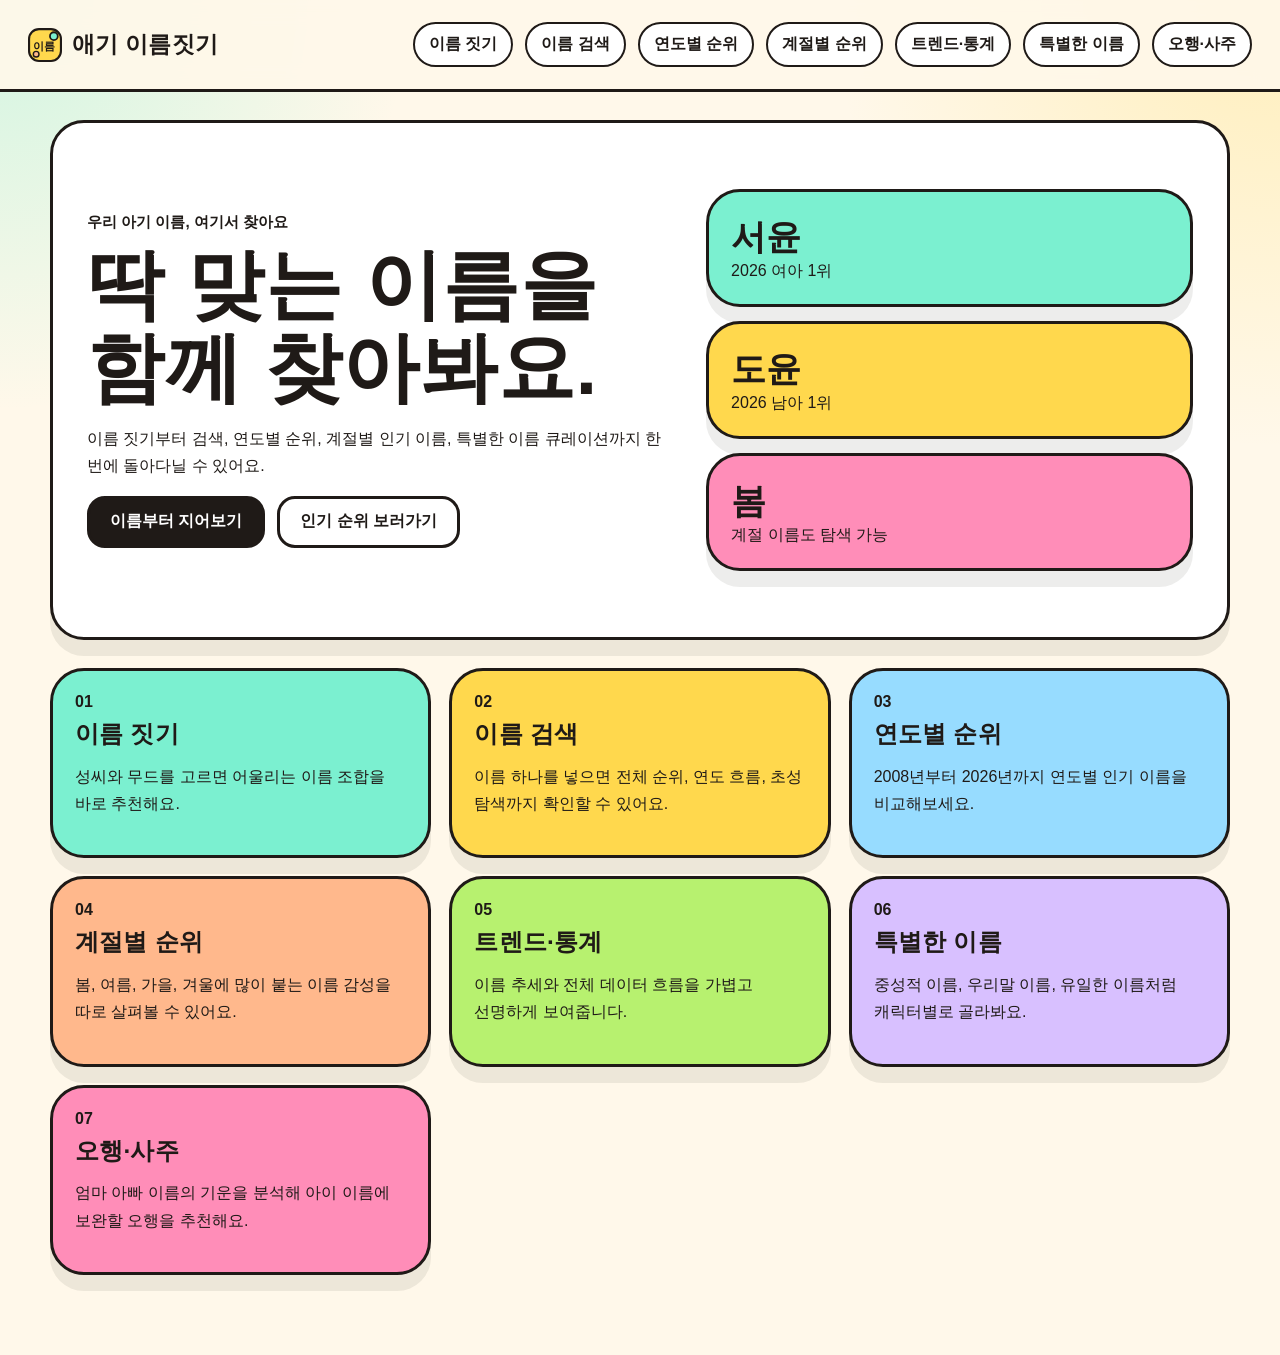
<file: index.html>
<!DOCTYPE html>
<html lang="ko">
<head>
  <meta charset="UTF-8" />
  <meta name="viewport" content="width=device-width, initial-scale=1.0" />
  <title>애기 이름짓기 | 이름 놀이터</title>
  <meta name="description" content="애기 이름짓기 - 이름 짓기부터 검색, 연도별 순위, 계절별 인기 이름, 트렌드·통계, 특별한 이름까지 한 번에 탐색해보세요." />
  <link rel="icon" href="./logo.svg" type="image/svg+xml" />
  <link rel="stylesheet" href="./styles.css" />
</head>
<body data-page="home">
  <header class="site-header">
    <a class="brand" href="./index.html"><img src="./logo.svg" width="34" height="34" alt="">애기 이름짓기</a>
    <nav class="site-nav">
      <a href="./generator.html">이름 짓기</a>
      <a href="./search.html">이름 검색</a>
      <a href="./ranking.html">연도별 순위</a>
      <a href="./seasonal.html">계절별 순위</a>
      <a href="./insights.html">트렌드·통계</a>
      <a href="./special.html">특별한 이름</a>
      <a href="./saju.html">오행·사주</a>
    </nav>
  </header>

  <main class="page">
    <section class="hero hero-home">
      <div class="hero-copy">
        <p class="hero-kicker">우리 아기 이름, 여기서 찾아요</p>
        <h1>딱 맞는 이름을<br />함께 찾아봐요.</h1>
        <p class="hero-text">
          이름 짓기부터 검색, 연도별 순위, 계절별 인기 이름, 특별한 이름 큐레이션까지 한 번에 돌아다닐 수 있어요.
        </p>
        <div class="hero-actions">
          <a class="button button-dark" href="./generator.html">이름부터 지어보기</a>
          <a class="button button-light" href="./ranking.html">인기 순위 보러가기</a>
        </div>
      </div>
      <div class="hero-badge-stack">
        <article class="floating-card mint">
          <strong>서윤</strong>
          <span>2026 여아 1위</span>
        </article>
        <article class="floating-card yellow">
          <strong>도윤</strong>
          <span>2026 남아 1위</span>
        </article>
        <article class="floating-card pink">
          <strong>봄</strong>
          <span>계절 이름도 탐색 가능</span>
        </article>
      </div>
    </section>

    <section class="menu-grid">
      <a class="menu-card mint" href="./generator.html">
        <span>01</span>
        <h2>이름 짓기</h2>
        <p>성씨와 무드를 고르면 어울리는 이름 조합을 바로 추천해요.</p>
      </a>
      <a class="menu-card yellow" href="./search.html">
        <span>02</span>
        <h2>이름 검색</h2>
        <p>이름 하나를 넣으면 전체 순위, 연도 흐름, 초성 탐색까지 확인할 수 있어요.</p>
      </a>
      <a class="menu-card sky" href="./ranking.html">
        <span>03</span>
        <h2>연도별 순위</h2>
        <p>2008년부터 2026년까지 연도별 인기 이름을 비교해보세요.</p>
      </a>
      <a class="menu-card peach" href="./seasonal.html">
        <span>04</span>
        <h2>계절별 순위</h2>
        <p>봄, 여름, 가을, 겨울에 많이 붙는 이름 감성을 따로 살펴볼 수 있어요.</p>
      </a>
      <a class="menu-card lime" href="./insights.html">
        <span>05</span>
        <h2>트렌드·통계</h2>
        <p>이름 추세와 전체 데이터 흐름을 가볍고 선명하게 보여줍니다.</p>
      </a>
      <a class="menu-card lavender" href="./special.html">
        <span>06</span>
        <h2>특별한 이름</h2>
        <p>중성적 이름, 우리말 이름, 유일한 이름처럼 캐릭터별로 골라봐요.</p>
      </a>
      <a class="menu-card pink" href="./saju.html">
        <span>07</span>
        <h2>오행·사주</h2>
        <p>엄마 아빠 이름의 기운을 분석해 아이 이름에 보완할 오행을 추천해요.</p>
      </a>
    </section>
  </main>
</body>
</html>
</file>
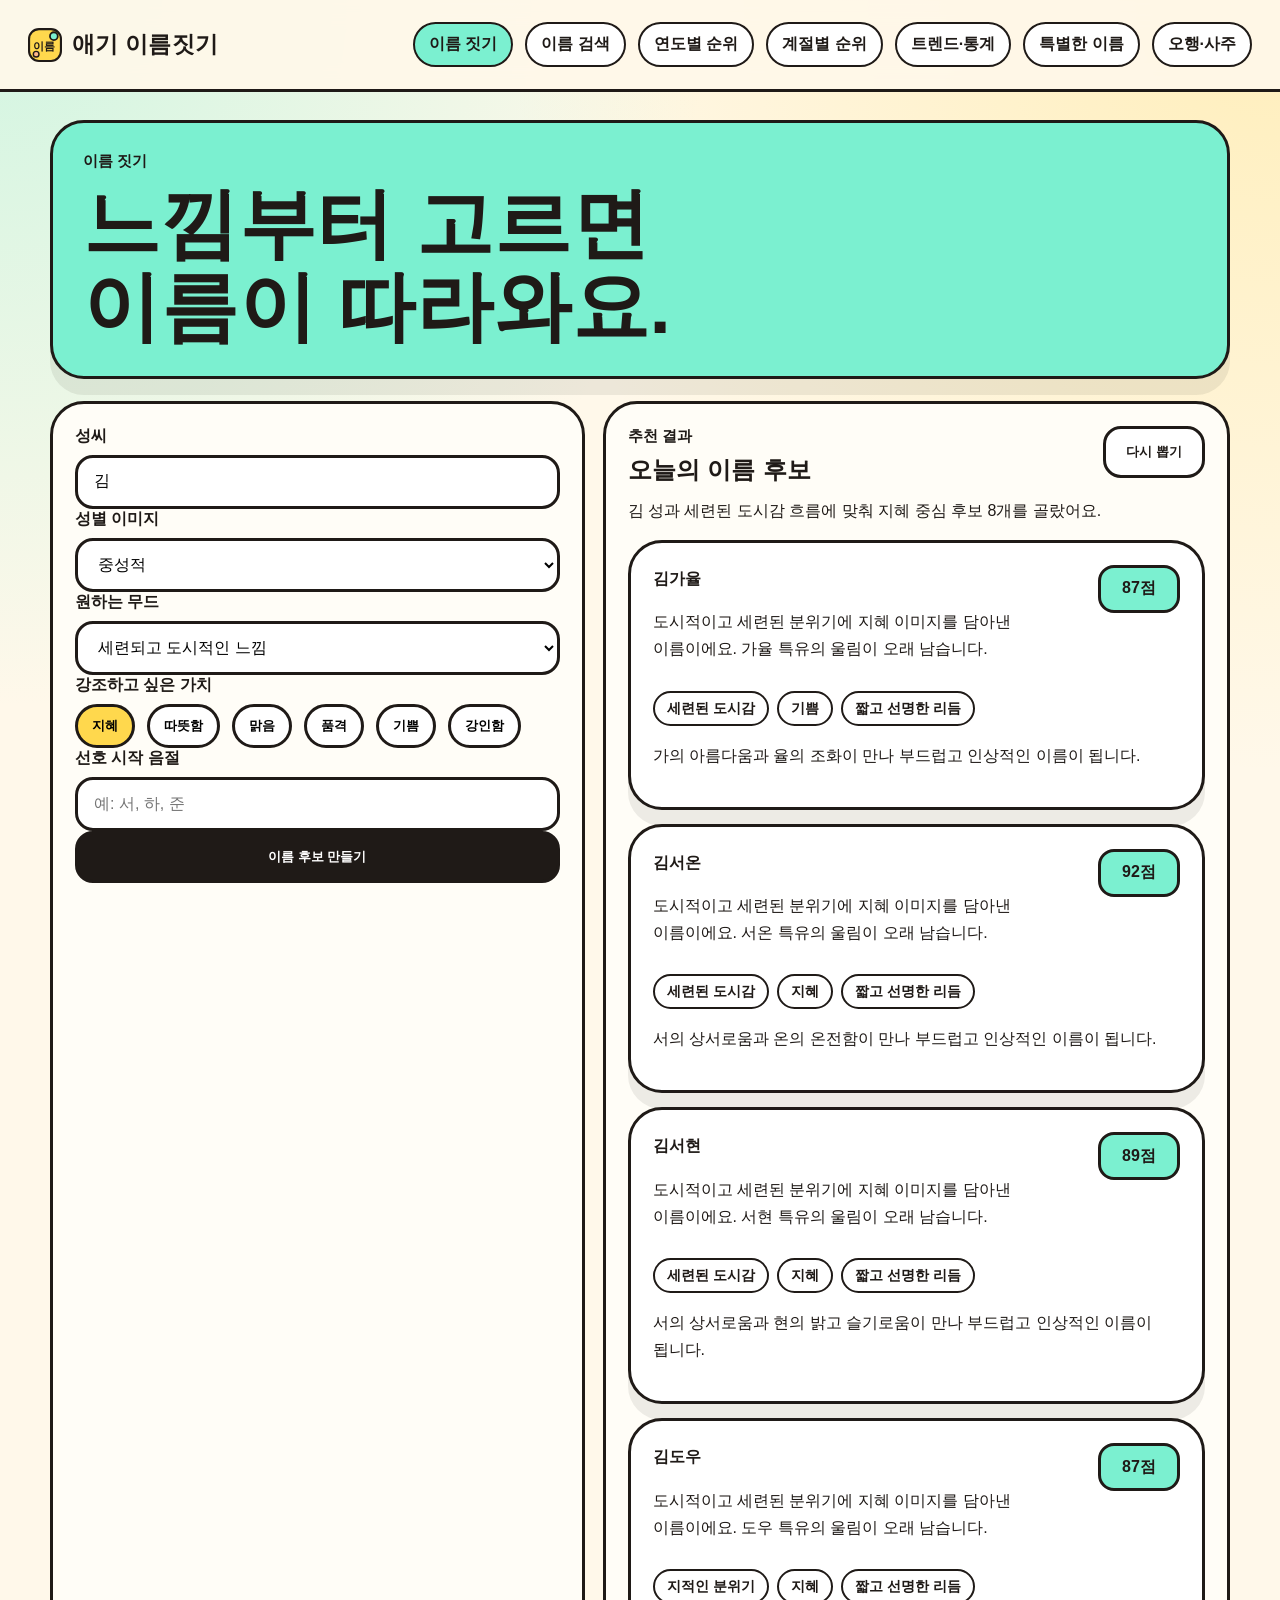
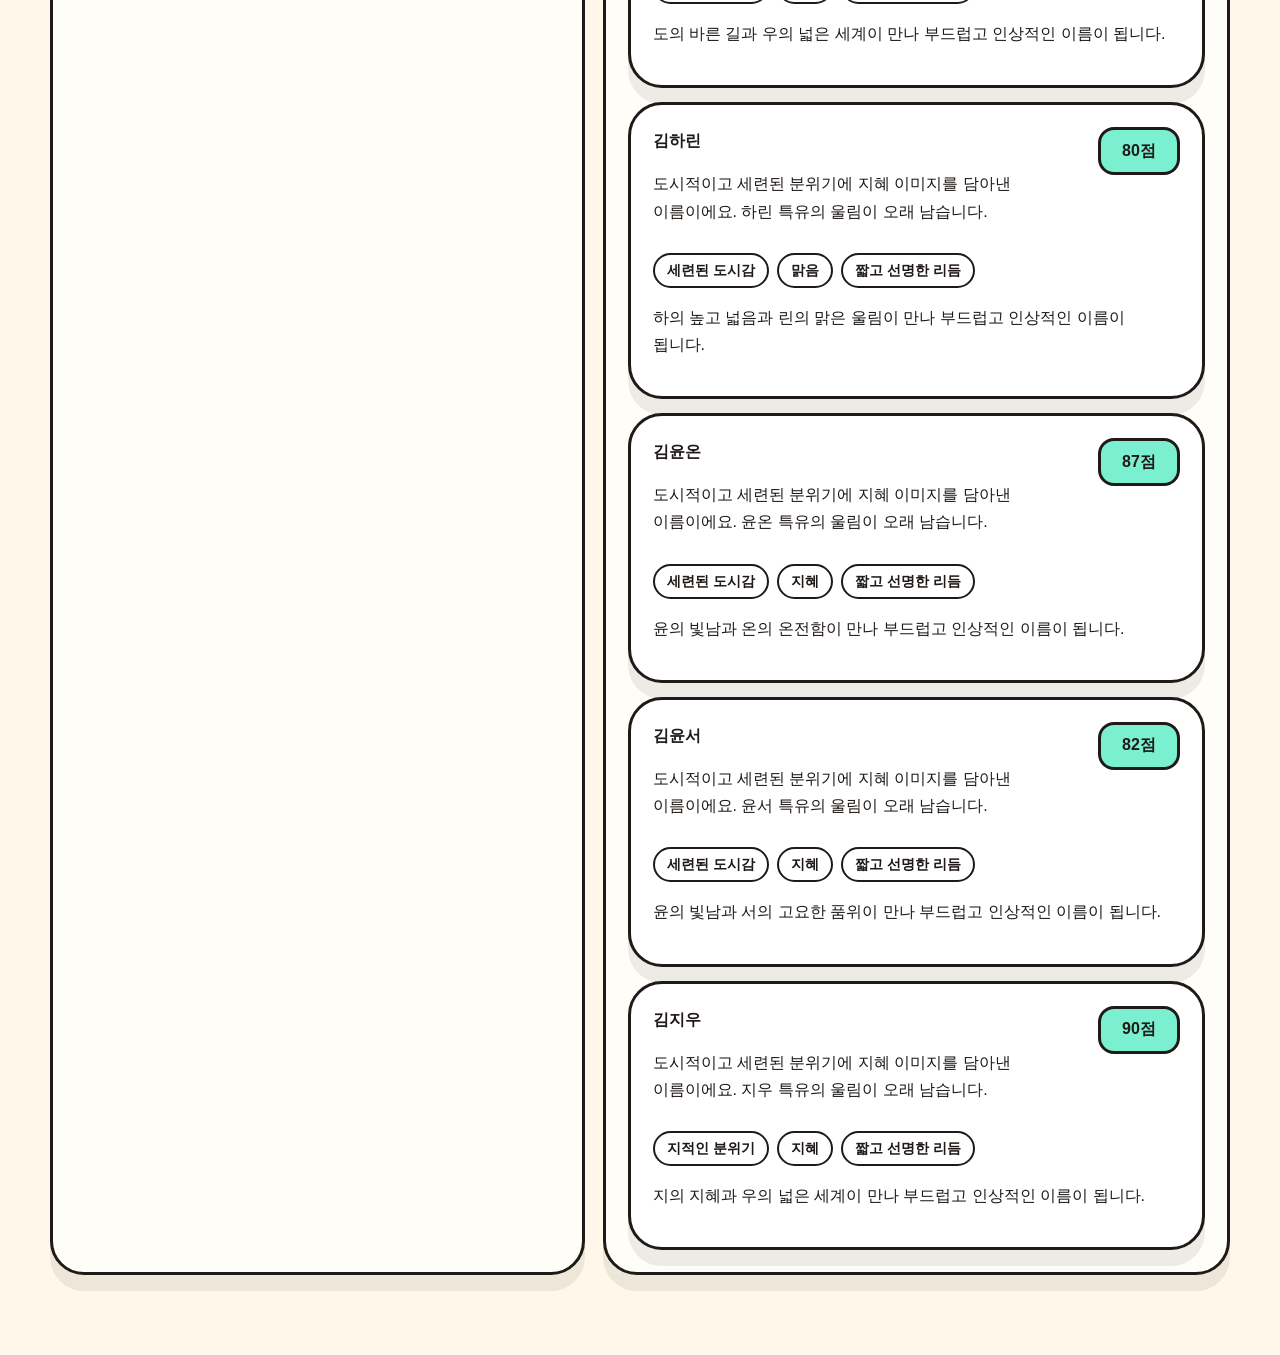
<file: generator.html>
<!DOCTYPE html>
<html lang="ko">
<head>
  <meta charset="UTF-8" />
  <meta name="viewport" content="width=device-width, initial-scale=1.0" />
  <title>이름 짓기 | 애기 이름짓기</title>
  <link rel="icon" href="./logo.svg" type="image/svg+xml" />
  <link rel="stylesheet" href="./styles.css" />
</head>
<body data-page="generator">
  <header class="site-header">
    <a class="brand" href="./index.html"><img src="./logo.svg" width="34" height="34" alt="">애기 이름짓기</a>
    <nav class="site-nav">
      <a class="is-active" href="./generator.html">이름 짓기</a>
      <a href="./search.html">이름 검색</a>
      <a href="./ranking.html">연도별 순위</a>
      <a href="./seasonal.html">계절별 순위</a>
      <a href="./insights.html">트렌드·통계</a>
      <a href="./special.html">특별한 이름</a>
      <a href="./saju.html">오행·사주</a>
    </nav>
  </header>
  <main class="page">
    <section class="page-hero mint">
      <p>이름 짓기</p>
      <h1>느낌부터 고르면<br />이름이 따라와요.</h1>
    </section>
    <section class="two-column">
      <form class="panel" id="name-form">
        <label><span>성씨</span><input type="text" id="surname" maxlength="2" value="김" /></label>
        <label>
          <span>성별 이미지</span>
          <select id="gender">
            <option value="neutral">중성적</option>
            <option value="girl">여아 느낌</option>
            <option value="boy">남아 느낌</option>
          </select>
        </label>
        <label>
          <span>원하는 무드</span>
          <select id="style">
            <option value="modern">세련되고 도시적인 느낌</option>
            <option value="soft">부드럽고 맑은 느낌</option>
            <option value="classic">단정하고 클래식한 느낌</option>
            <option value="smart">지적이고 또렷한 느낌</option>
          </select>
        </label>
        <label>
          <span>강조하고 싶은 가치</span>
          <div class="chip-group" id="traits">
            <button type="button" class="chip is-active" data-trait="wisdom">지혜</button>
            <button type="button" class="chip" data-trait="warmth">따뜻함</button>
            <button type="button" class="chip" data-trait="clarity">맑음</button>
            <button type="button" class="chip" data-trait="grace">품격</button>
            <button type="button" class="chip" data-trait="joy">기쁨</button>
            <button type="button" class="chip" data-trait="strength">강인함</button>
          </div>
        </label>
        <label><span>선호 시작 음절</span><input type="text" id="preferred-syllable" maxlength="1" placeholder="예: 서, 하, 준" /></label>
        <button class="button button-dark button-wide" type="submit">이름 후보 만들기</button>
      </form>
      <section class="panel">
        <div class="panel-head">
          <div>
            <p class="section-mini">추천 결과</p>
            <h2>오늘의 이름 후보</h2>
          </div>
          <button class="button button-light" id="shuffle-button" type="button">다시 뽑기</button>
        </div>
        <div class="panel-note" id="result-summary">성씨와 분위기를 입력하면 어울리는 이름을 추천해드려요.</div>
        <div class="card-list" id="name-list"></div>
      </section>
    </section>
  </main>
  <script src="./app.js"></script>
</body>
</html>
</file>
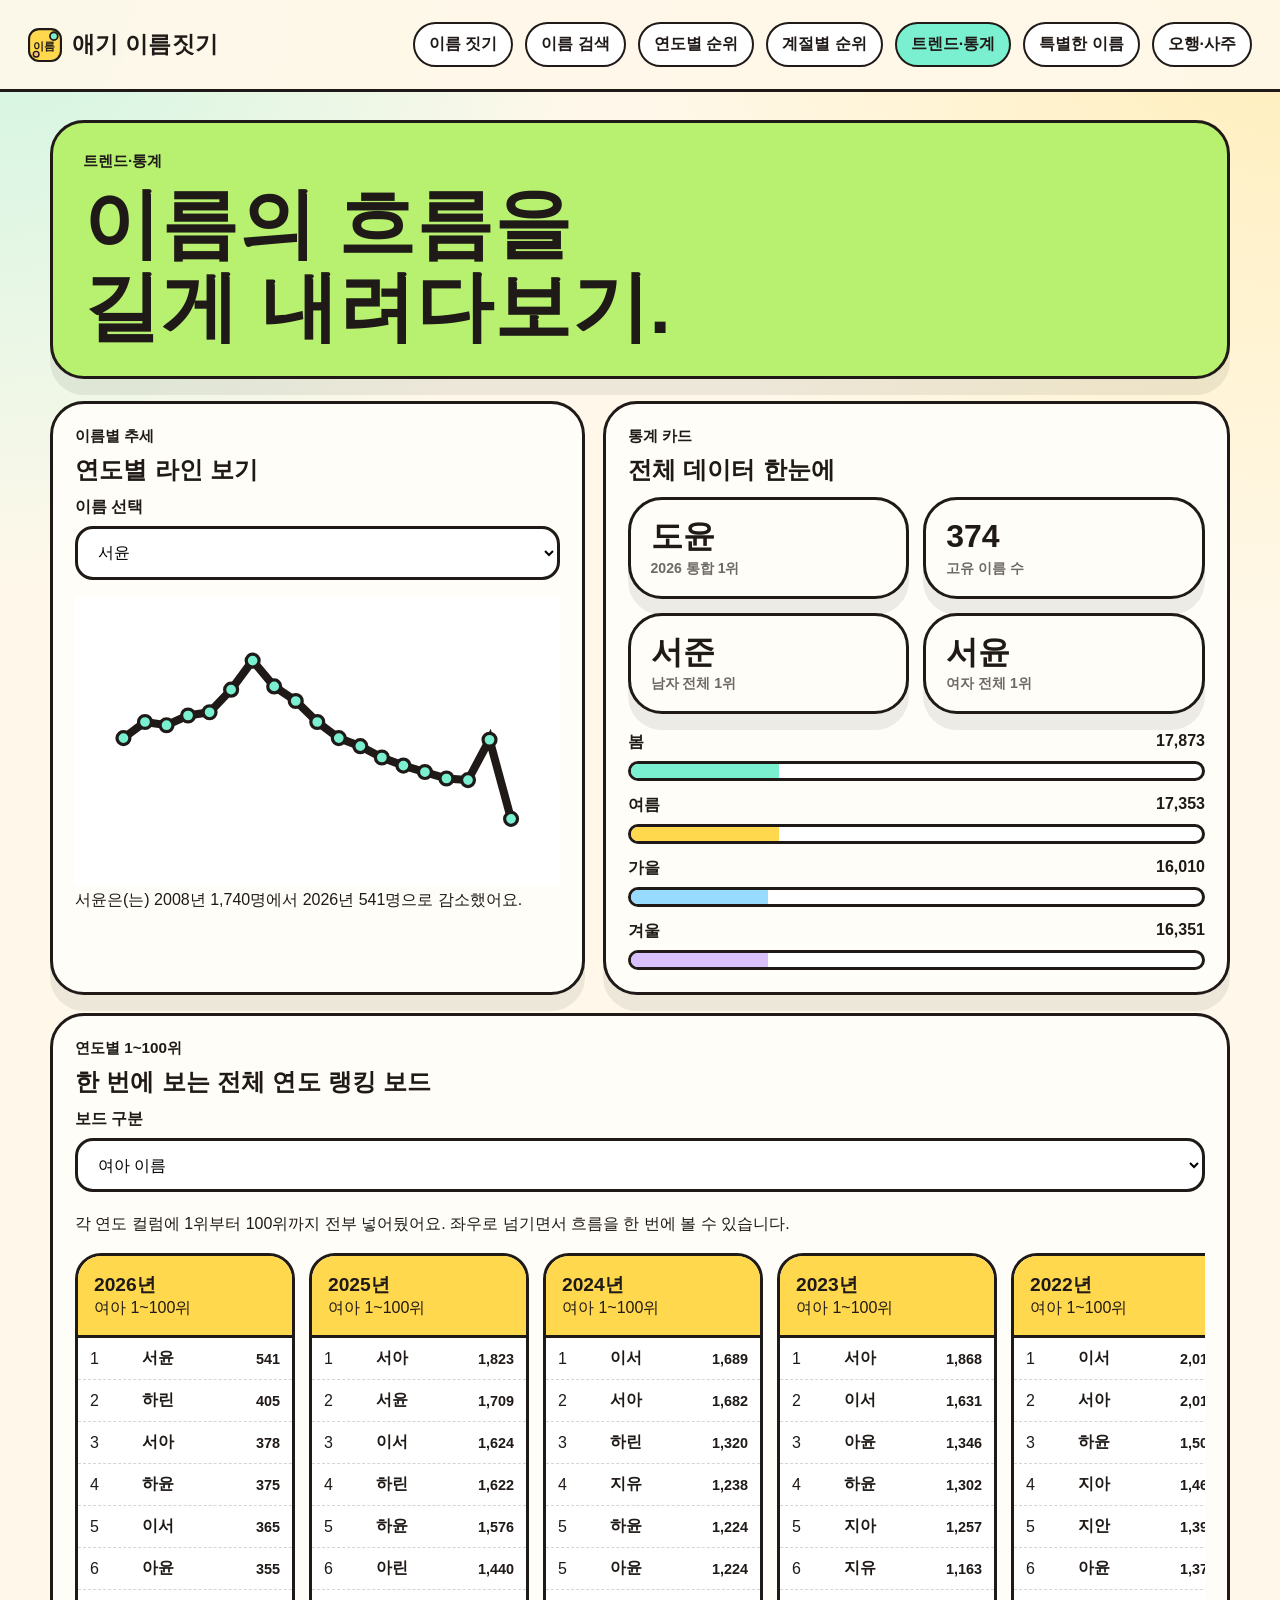
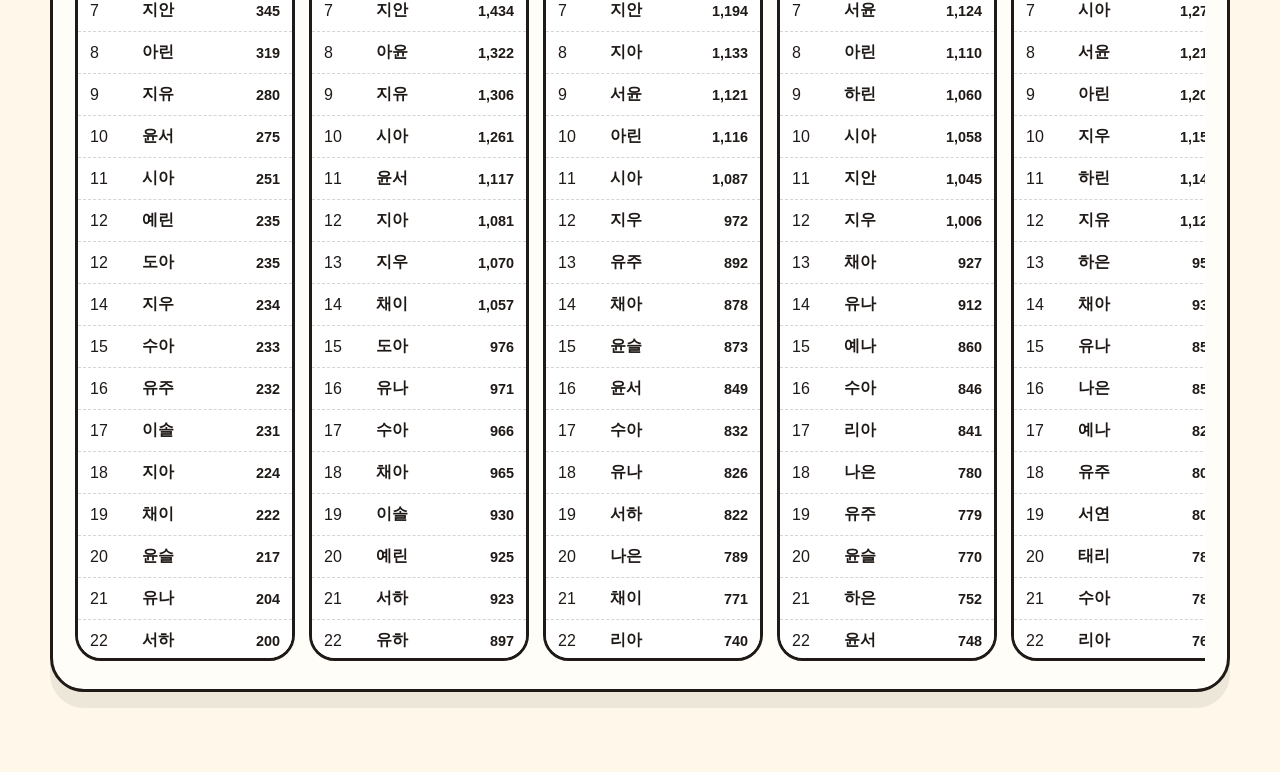
<file: insights.html>
<!DOCTYPE html>
<html lang="ko">
<head>
  <meta charset="UTF-8" />
  <meta name="viewport" content="width=device-width, initial-scale=1.0" />
  <title>트렌드·통계 | 애기 이름짓기</title>
  <link rel="icon" href="./logo.svg" type="image/svg+xml" />
  <link rel="stylesheet" href="./styles.css" />
</head>
<body data-page="insights">
  <header class="site-header">
    <a class="brand" href="./index.html"><img src="./logo.svg" width="34" height="34" alt="">애기 이름짓기</a>
    <nav class="site-nav">
      <a href="./generator.html">이름 짓기</a>
      <a href="./search.html">이름 검색</a>
      <a href="./ranking.html">연도별 순위</a>
      <a href="./seasonal.html">계절별 순위</a>
      <a class="is-active" href="./insights.html">트렌드·통계</a>
      <a href="./special.html">특별한 이름</a>
      <a href="./saju.html">오행·사주</a>
    </nav>
  </header>
  <main class="page">
    <section class="page-hero lime">
      <p>트렌드·통계</p>
      <h1>이름의 흐름을<br />길게 내려다보기.</h1>
    </section>
    <section class="two-column">
      <section class="panel">
        <div class="panel-head"><div><p class="section-mini">이름별 추세</p><h2>연도별 라인 보기</h2></div></div>
        <label><span>이름 선택</span><select id="trend-name"></select></label>
        <div class="chart-box" id="trend-chart"></div>
        <div class="panel-note" id="trend-summary"></div>
      </section>
      <section class="panel">
        <div class="panel-head"><div><p class="section-mini">통계 카드</p><h2>전체 데이터 한눈에</h2></div></div>
        <div class="stats-grid" id="stats-overview"></div>
        <div class="bar-stack" id="style-distribution"></div>
      </section>
    </section>
    <section class="panel board-panel">
      <div class="panel-head">
        <div>
          <p class="section-mini">연도별 1~100위</p>
          <h2>한 번에 보는 전체 연도 랭킹 보드</h2>
        </div>
      </div>
      <div class="controls-panel board-controls">
        <label>
          <span>보드 구분</span>
          <select id="insight-gender">
            <option value="girl">여아 이름</option>
            <option value="boy">남아 이름</option>
            <option value="all">통합 보기</option>
          </select>
        </label>
      </div>
      <div class="panel-note">각 연도 컬럼에 1위부터 100위까지 전부 넣어뒀어요. 좌우로 넘기면서 흐름을 한 번에 볼 수 있습니다.</div>
      <div class="mega-board-wrap">
        <div id="yearly-top100-board" class="mega-board"></div>
      </div>
    </section>
  </main>
  <script src="./data/baby-name-data.js"></script>
  <script src="./app.js"></script>
</body>
</html>
</file>
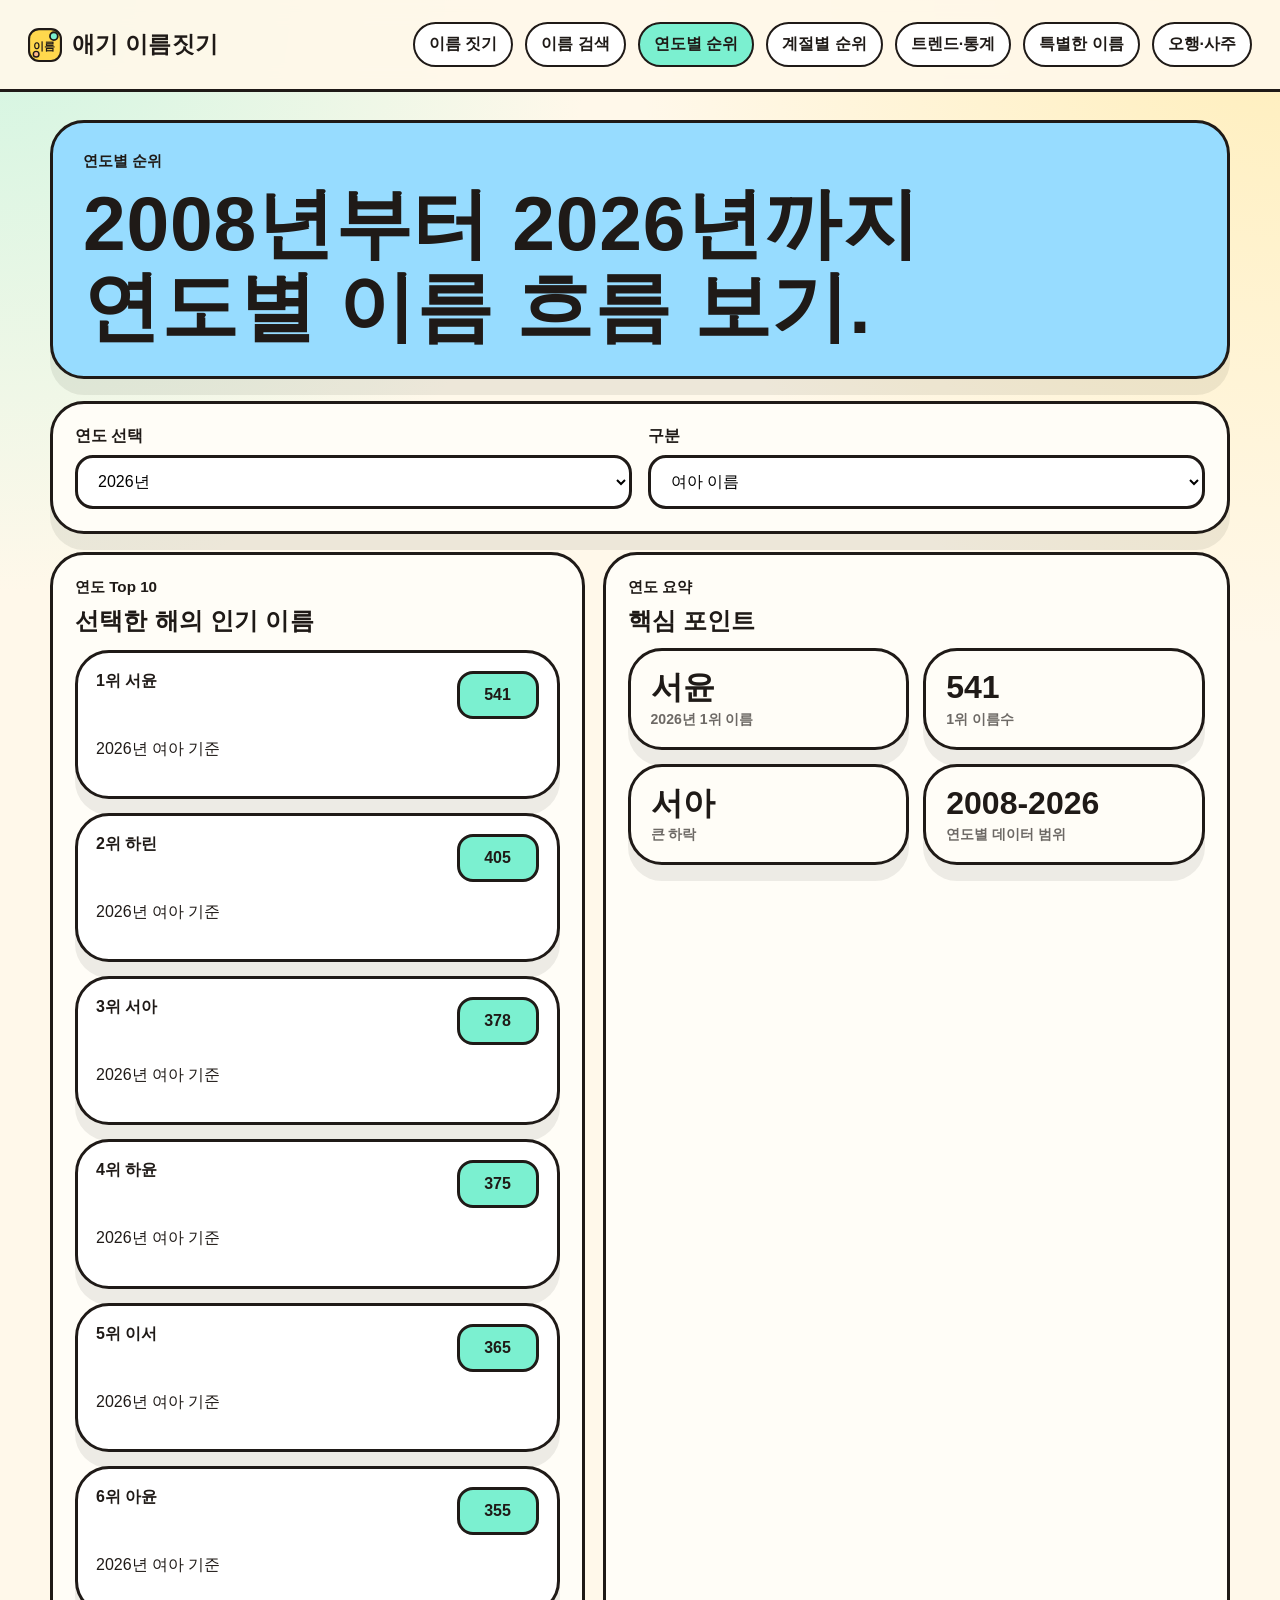
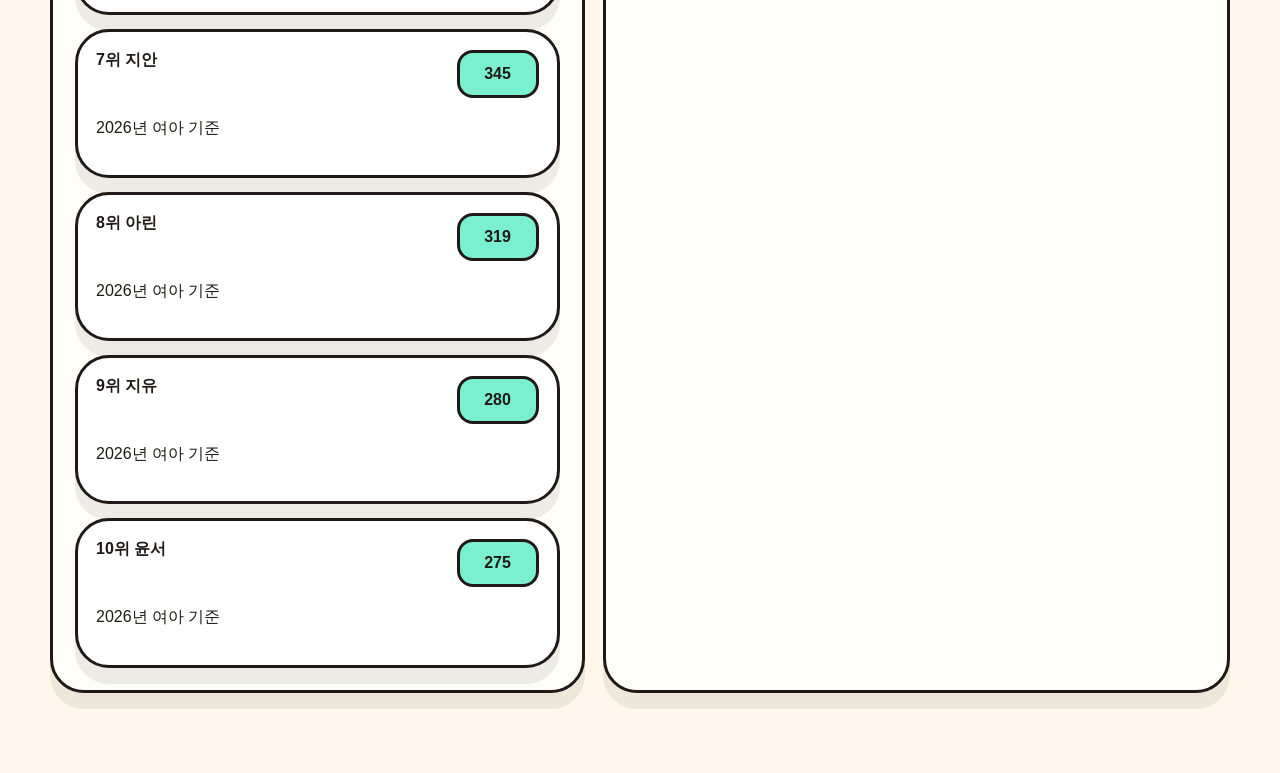
<file: ranking.html>
<!DOCTYPE html>
<html lang="ko">
<head>
  <meta charset="UTF-8" />
  <meta name="viewport" content="width=device-width, initial-scale=1.0" />
  <title>연도별 순위 | 애기 이름짓기</title>
  <link rel="icon" href="./logo.svg" type="image/svg+xml" />
  <link rel="stylesheet" href="./styles.css" />
</head>
<body data-page="ranking">
  <header class="site-header">
    <a class="brand" href="./index.html"><img src="./logo.svg" width="34" height="34" alt="">애기 이름짓기</a>
    <nav class="site-nav">
      <a href="./generator.html">이름 짓기</a>
      <a href="./search.html">이름 검색</a>
      <a class="is-active" href="./ranking.html">연도별 순위</a>
      <a href="./seasonal.html">계절별 순위</a>
      <a href="./insights.html">트렌드·통계</a>
      <a href="./special.html">특별한 이름</a>
      <a href="./saju.html">오행·사주</a>
    </nav>
  </header>
  <main class="page">
    <section class="page-hero sky">
      <p>연도별 순위</p>
      <h1>2008년부터 2026년까지<br />연도별 이름 흐름 보기.</h1>
    </section>
    <section class="panel controls-panel">
      <label><span>연도 선택</span><select id="ranking-year"></select></label>
      <label>
        <span>구분</span>
        <select id="ranking-gender">
          <option value="girl">여아 이름</option>
          <option value="boy">남아 이름</option>
          <option value="all">통합 보기</option>
        </select>
      </label>
    </section>
    <section class="two-column">
      <section class="panel">
        <div class="panel-head"><div><p class="section-mini">연도 Top 10</p><h2>선택한 해의 인기 이름</h2></div></div>
        <div class="card-list compact" id="ranking-list"></div>
      </section>
      <section class="panel">
        <div class="panel-head"><div><p class="section-mini">연도 요약</p><h2>핵심 포인트</h2></div></div>
        <div class="stats-grid" id="ranking-summary"></div>
      </section>
    </section>
  </main>
  <script src="./data/baby-name-data.js"></script>
  <script src="./app.js"></script>
</body>
</html>
</file>
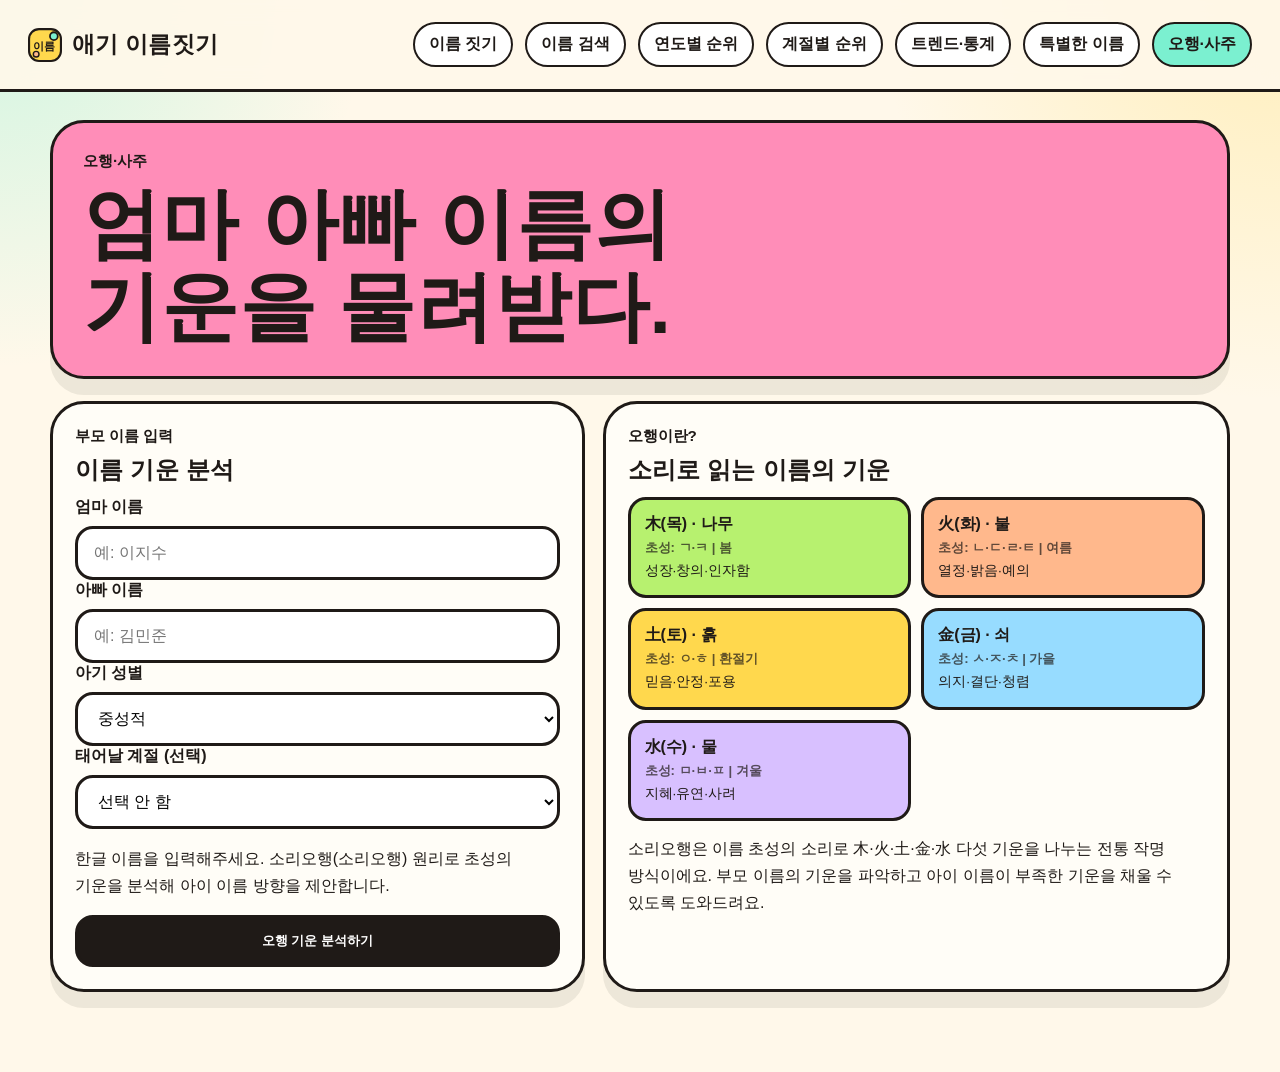
<file: saju.html>
<!DOCTYPE html>
<html lang="ko">
<head>
  <meta charset="UTF-8" />
  <meta name="viewport" content="width=device-width, initial-scale=1.0" />
  <title>오행·사주 이름 | 애기 이름짓기</title>
  <link rel="icon" href="./logo.svg" type="image/svg+xml" />
  <link rel="stylesheet" href="./styles.css" />
</head>
<body data-page="saju">
  <header class="site-header">
    <a class="brand" href="./index.html"><img src="./logo.svg" width="34" height="34" alt="">애기 이름짓기</a>
    <nav class="site-nav">
      <a href="./generator.html">이름 짓기</a>
      <a href="./search.html">이름 검색</a>
      <a href="./ranking.html">연도별 순위</a>
      <a href="./seasonal.html">계절별 순위</a>
      <a href="./insights.html">트렌드·통계</a>
      <a href="./special.html">특별한 이름</a>
      <a class="is-active" href="./saju.html">오행·사주</a>
    </nav>
  </header>
  <main class="page">
    <section class="page-hero pink">
      <p>오행·사주</p>
      <h1>엄마 아빠 이름의<br />기운을 물려받다.</h1>
    </section>
    <section class="two-column">
      <form class="panel" id="saju-form">
        <div class="panel-head"><div><p class="section-mini">부모 이름 입력</p><h2>이름 기운 분석</h2></div></div>
        <label><span>엄마 이름</span><input type="text" id="saju-mom" maxlength="4" placeholder="예: 이지수" /></label>
        <label><span>아빠 이름</span><input type="text" id="saju-dad" maxlength="4" placeholder="예: 김민준" /></label>
        <label>
          <span>아기 성별</span>
          <select id="saju-gender">
            <option value="neutral">중성적</option>
            <option value="girl">여아</option>
            <option value="boy">남아</option>
          </select>
        </label>
        <label>
          <span>태어날 계절 (선택)</span>
          <select id="saju-season">
            <option value="">선택 안 함</option>
            <option value="봄">봄 (3~5월)</option>
            <option value="여름">여름 (6~8월)</option>
            <option value="가을">가을 (9~11월)</option>
            <option value="겨울">겨울 (12~2월)</option>
          </select>
        </label>
        <p class="panel-note">한글 이름을 입력해주세요. 소리오행(소리오행) 원리로 초성의 기운을 분석해 아이 이름 방향을 제안합니다.</p>
        <button class="button button-dark button-wide" type="submit">오행 기운 분석하기</button>
      </form>
      <section class="panel">
        <div class="panel-head"><div><p class="section-mini">오행이란?</p><h2>소리로 읽는 이름의 기운</h2></div></div>
        <div class="ohaeng-intro-grid" id="ohaeng-intro"></div>
        <p class="panel-note" style="margin-top:14px">소리오행은 이름 초성의 소리로 木·火·土·金·水 다섯 기운을 나누는 전통 작명 방식이에요. 부모 이름의 기운을 파악하고 아이 이름이 부족한 기운을 채울 수 있도록 도와드려요.</p>
      </section>
    </section>
    <div id="saju-result"></div>
  </main>
  <script src="./app.js"></script>
</body>
</html>
</file>
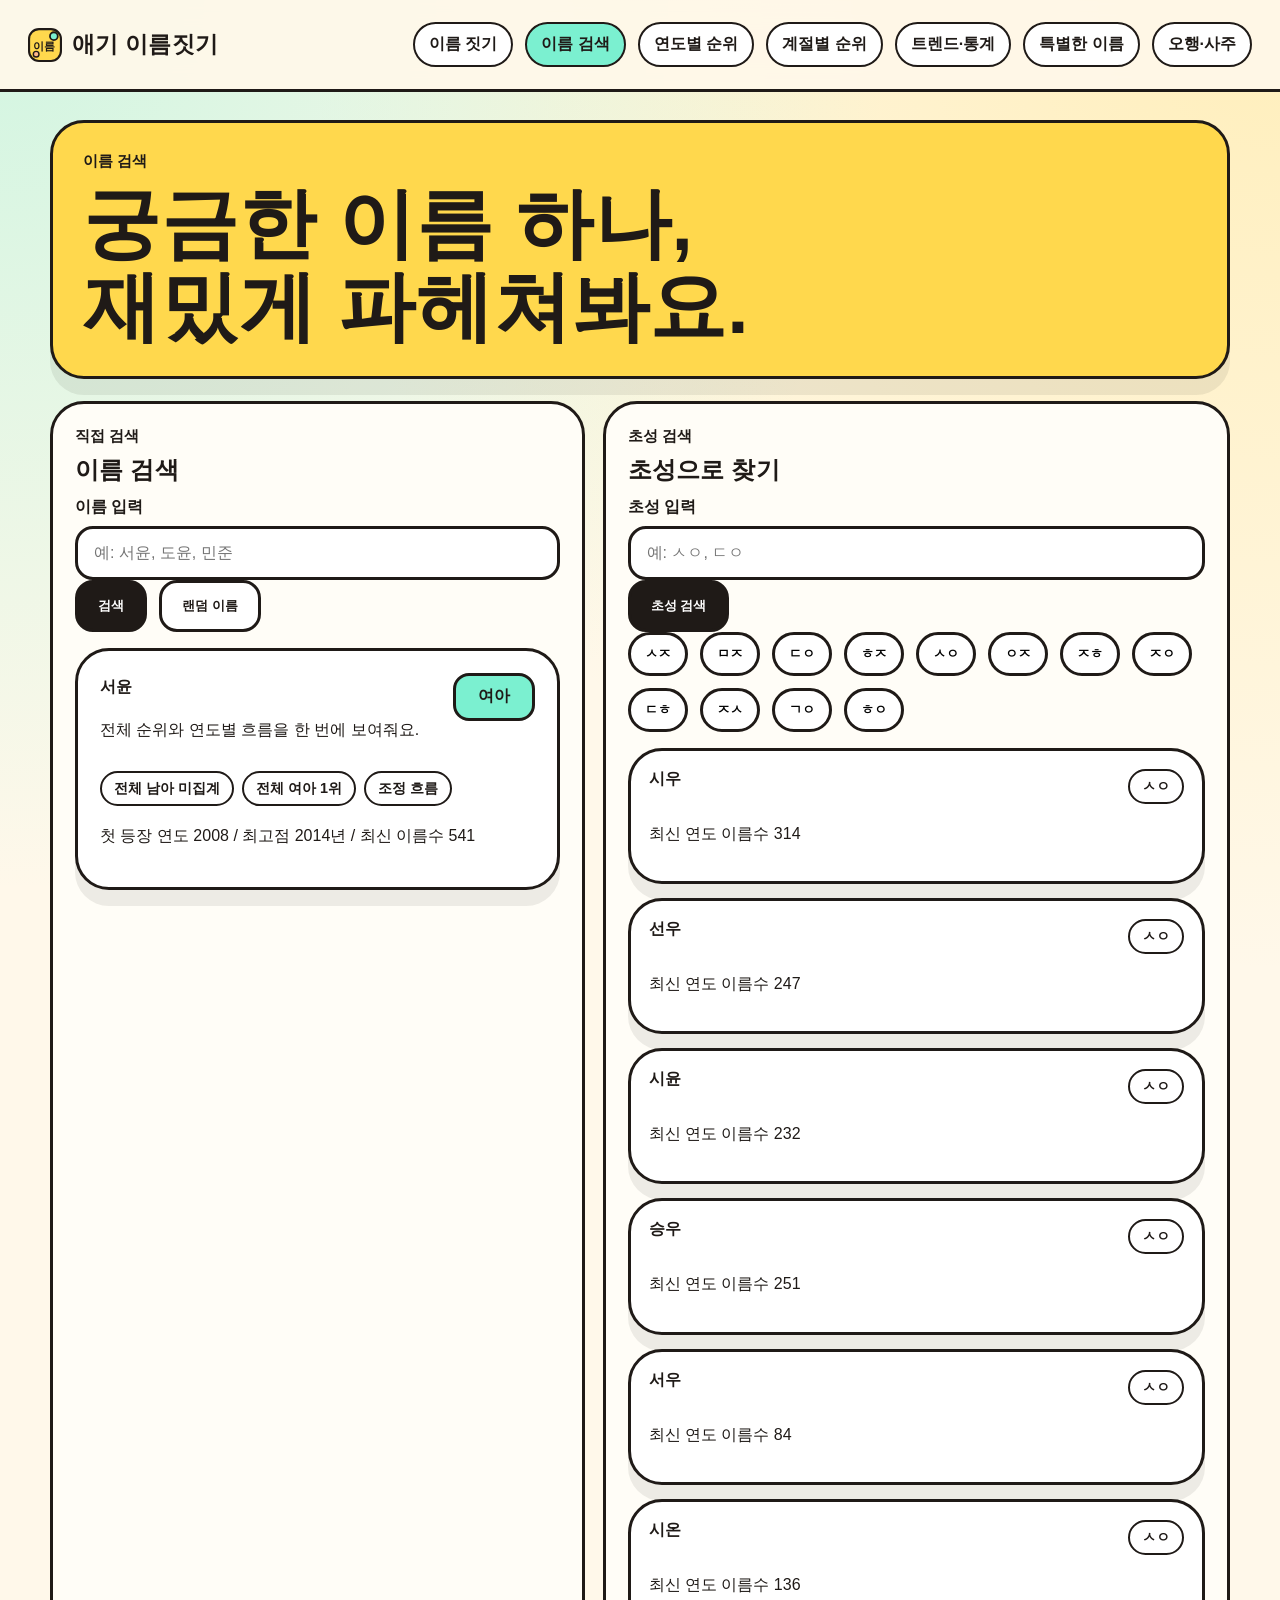
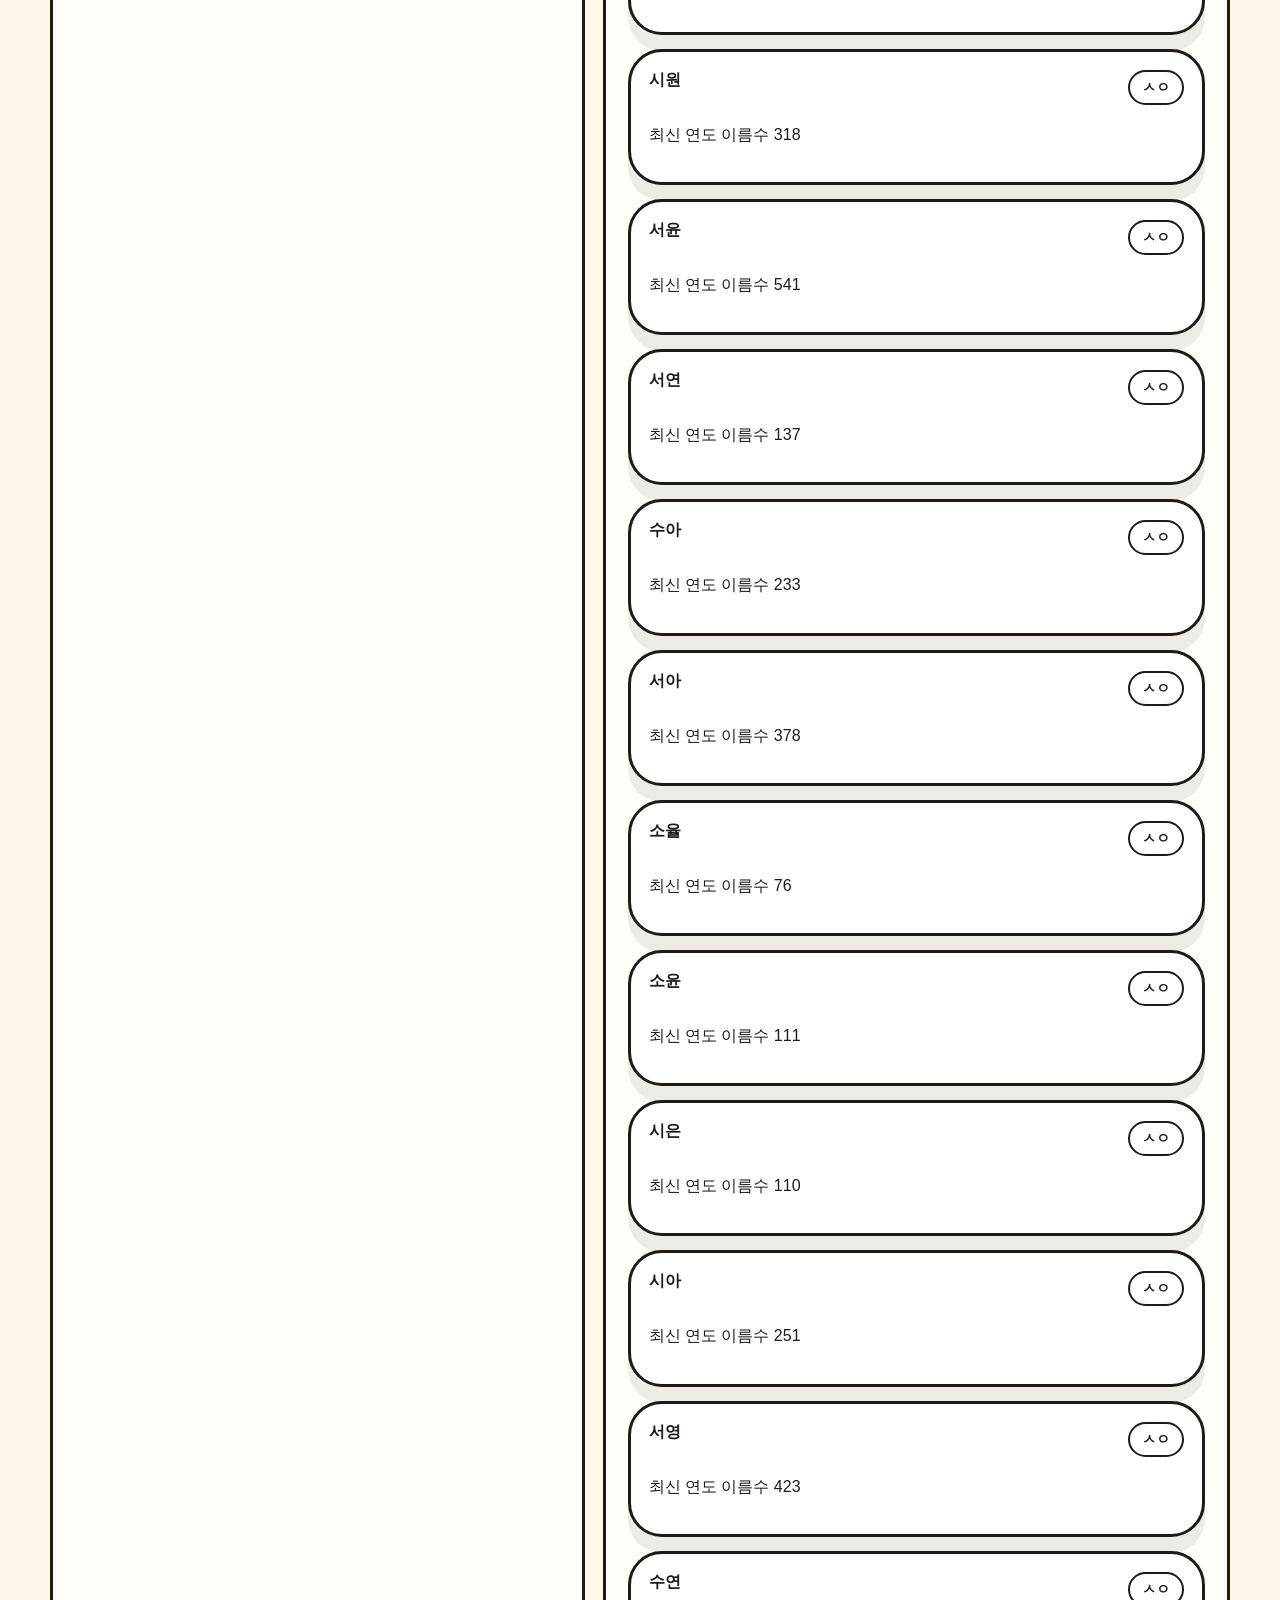
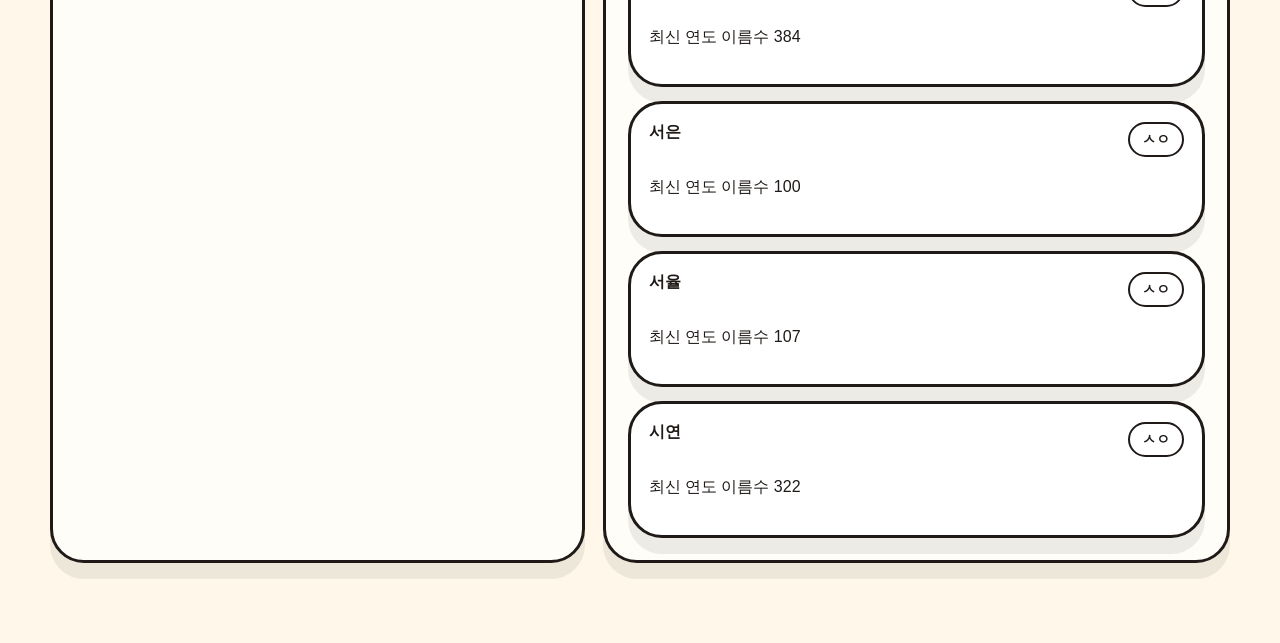
<file: search.html>
<!DOCTYPE html>
<html lang="ko">
<head>
  <meta charset="UTF-8" />
  <meta name="viewport" content="width=device-width, initial-scale=1.0" />
  <title>이름 검색 | 애기 이름짓기</title>
  <link rel="icon" href="./logo.svg" type="image/svg+xml" />
  <link rel="stylesheet" href="./styles.css" />
</head>
<body data-page="search">
  <header class="site-header">
    <a class="brand" href="./index.html"><img src="./logo.svg" width="34" height="34" alt="">애기 이름짓기</a>
    <nav class="site-nav">
      <a href="./generator.html">이름 짓기</a>
      <a class="is-active" href="./search.html">이름 검색</a>
      <a href="./ranking.html">연도별 순위</a>
      <a href="./seasonal.html">계절별 순위</a>
      <a href="./insights.html">트렌드·통계</a>
      <a href="./special.html">특별한 이름</a>
      <a href="./saju.html">오행·사주</a>
    </nav>
  </header>
  <main class="page">
    <section class="page-hero yellow">
      <p>이름 검색</p>
      <h1>궁금한 이름 하나,<br />재밌게 파헤쳐봐요.</h1>
    </section>
    <section class="two-column">
      <section class="panel">
        <div class="panel-head">
          <div>
            <p class="section-mini">직접 검색</p>
            <h2>이름 검색</h2>
          </div>
        </div>
        <label><span>이름 입력</span><input type="text" id="name-search-input" placeholder="예: 서윤, 도윤, 민준" /></label>
        <div class="button-row">
          <button class="button button-dark" type="button" id="name-search-button">검색</button>
          <button class="button button-light" type="button" id="name-search-random">랜덤 이름</button>
        </div>
        <div id="name-search-result" class="result-box"></div>
      </section>
      <section class="panel">
        <div class="panel-head">
          <div>
            <p class="section-mini">초성 검색</p>
            <h2>초성으로 찾기</h2>
          </div>
        </div>
        <label><span>초성 입력</span><input type="text" id="chosung-input" placeholder="예: ㅅㅇ, ㄷㅇ" /></label>
        <button class="button button-dark" type="button" id="chosung-button">초성 검색</button>
        <div class="chip-group suggestion-wrap" id="chosung-suggestions"></div>
        <div class="card-list compact" id="chosung-result"></div>
      </section>
    </section>
  </main>
  <script src="./data/baby-name-data.js"></script>
  <script src="./app.js"></script>
</body>
</html>
</file>
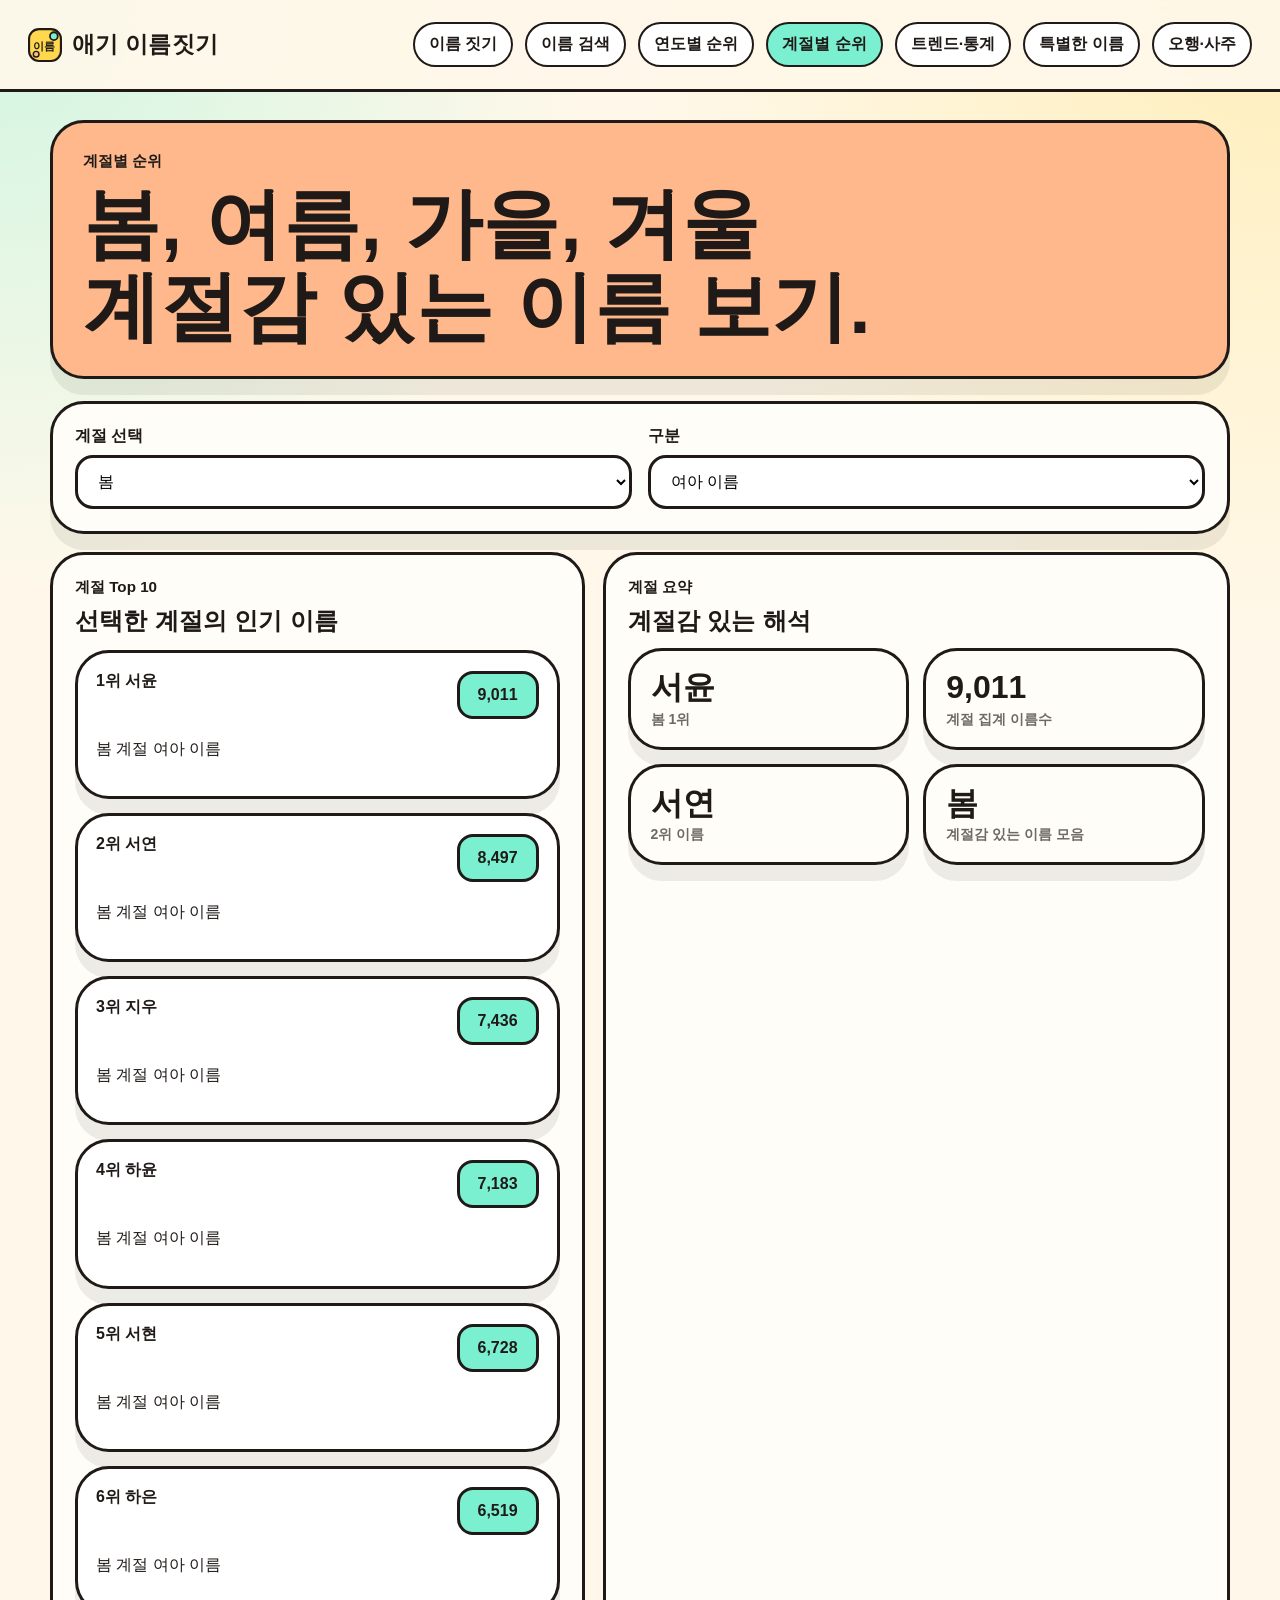
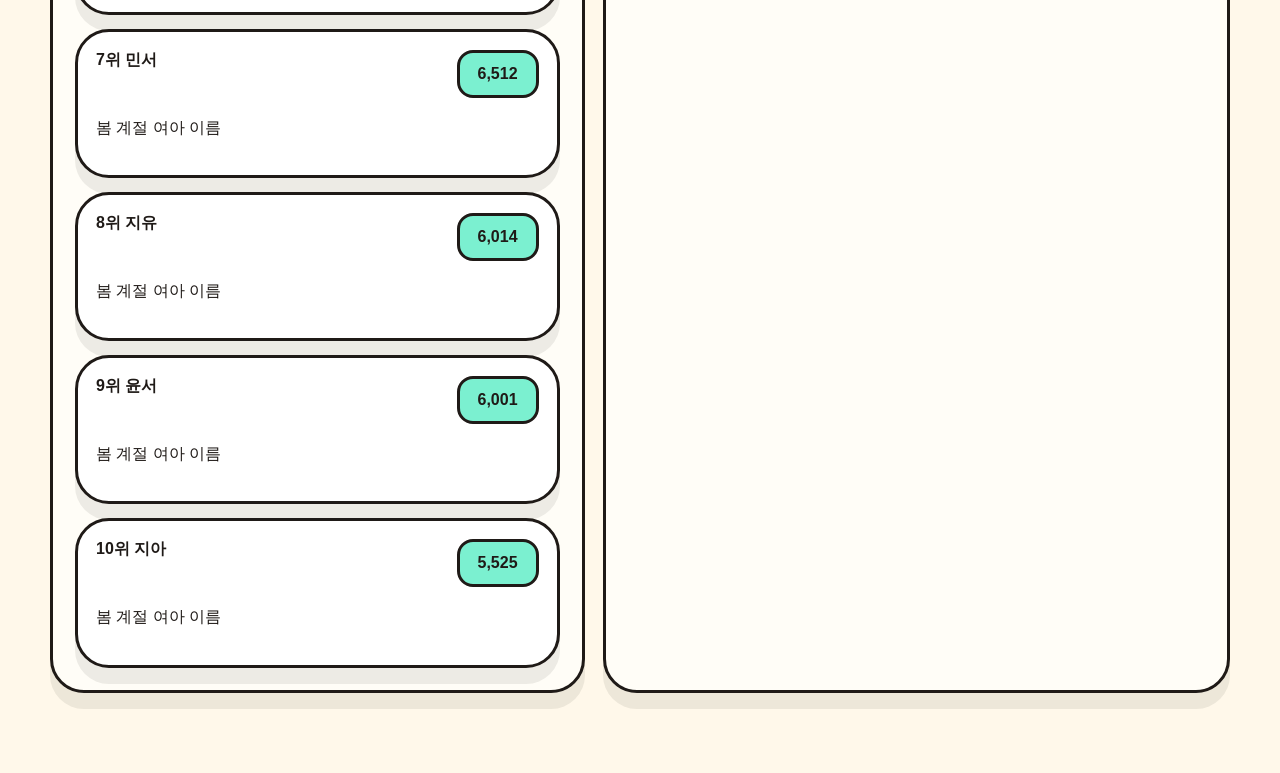
<file: seasonal.html>
<!DOCTYPE html>
<html lang="ko">
<head>
  <meta charset="UTF-8" />
  <meta name="viewport" content="width=device-width, initial-scale=1.0" />
  <title>계절별 순위 | 애기 이름짓기</title>
  <link rel="icon" href="./logo.svg" type="image/svg+xml" />
  <link rel="stylesheet" href="./styles.css" />
</head>
<body data-page="seasonal">
  <header class="site-header">
    <a class="brand" href="./index.html"><img src="./logo.svg" width="34" height="34" alt="">애기 이름짓기</a>
    <nav class="site-nav">
      <a href="./generator.html">이름 짓기</a>
      <a href="./search.html">이름 검색</a>
      <a href="./ranking.html">연도별 순위</a>
      <a class="is-active" href="./seasonal.html">계절별 순위</a>
      <a href="./insights.html">트렌드·통계</a>
      <a href="./special.html">특별한 이름</a>
      <a href="./saju.html">오행·사주</a>
    </nav>
  </header>
  <main class="page">
    <section class="page-hero peach">
      <p>계절별 순위</p>
      <h1>봄, 여름, 가을, 겨울<br />계절감 있는 이름 보기.</h1>
    </section>
    <section class="panel controls-panel">
      <label>
        <span>계절 선택</span>
        <select id="seasonal-season">
          <option value="봄">봄</option>
          <option value="여름">여름</option>
          <option value="가을">가을</option>
          <option value="겨울">겨울</option>
        </select>
      </label>
      <label>
        <span>구분</span>
        <select id="seasonal-gender">
          <option value="girl">여아 이름</option>
          <option value="boy">남아 이름</option>
        </select>
      </label>
    </section>
    <section class="two-column">
      <section class="panel">
        <div class="panel-head"><div><p class="section-mini">계절 Top 10</p><h2>선택한 계절의 인기 이름</h2></div></div>
        <div class="card-list compact" id="seasonal-list"></div>
      </section>
      <section class="panel">
        <div class="panel-head"><div><p class="section-mini">계절 요약</p><h2>계절감 있는 해석</h2></div></div>
        <div class="stats-grid" id="seasonal-summary"></div>
      </section>
    </section>
  </main>
  <script src="./data/baby-name-data.js"></script>
  <script src="./app.js"></script>
</body>
</html>
</file>
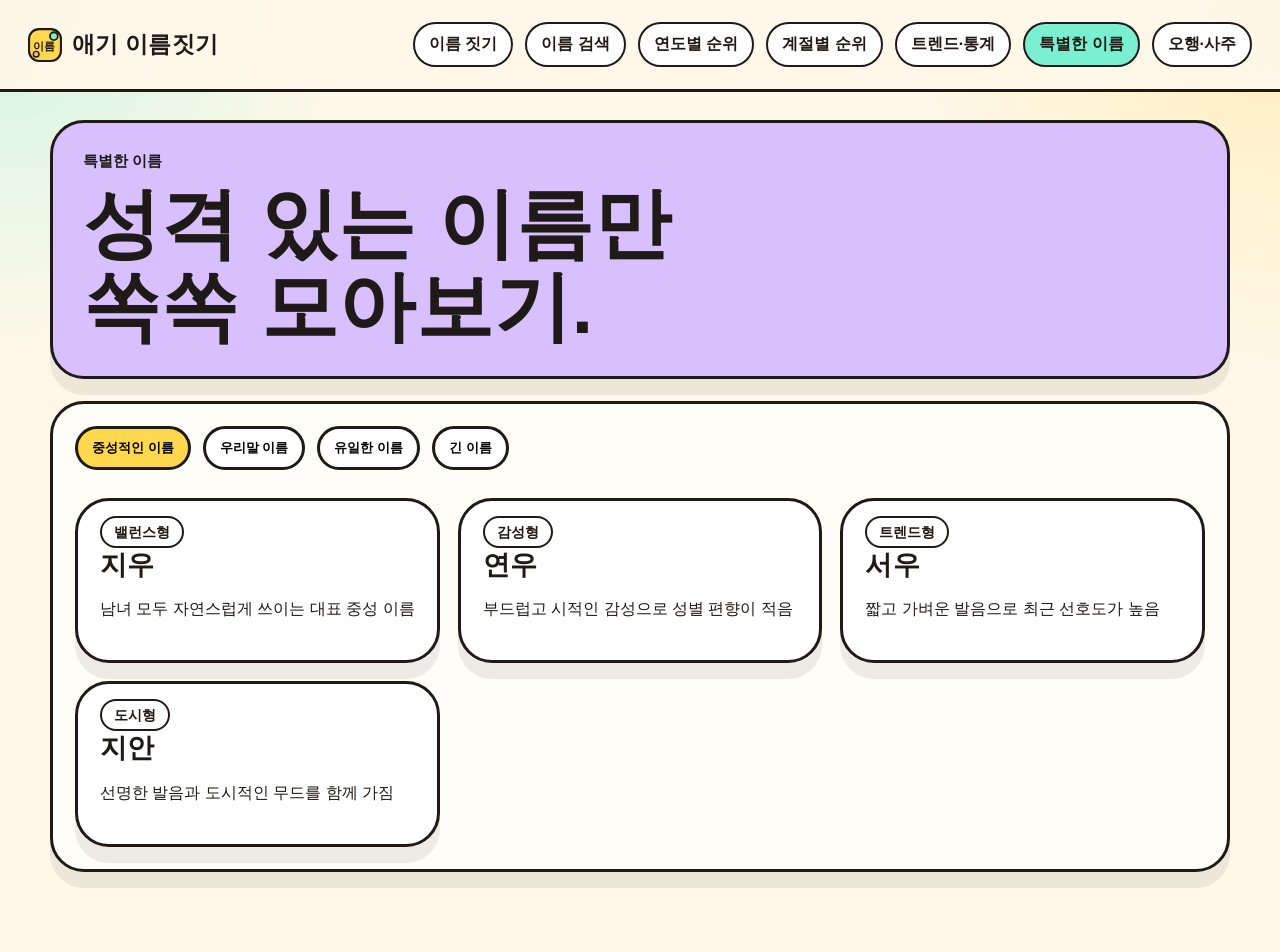
<file: special.html>
<!DOCTYPE html>
<html lang="ko">
<head>
  <meta charset="UTF-8" />
  <meta name="viewport" content="width=device-width, initial-scale=1.0" />
  <title>특별한 이름 | 애기 이름짓기</title>
  <link rel="icon" href="./logo.svg" type="image/svg+xml" />
  <link rel="stylesheet" href="./styles.css" />
</head>
<body data-page="special">
  <header class="site-header">
    <a class="brand" href="./index.html"><img src="./logo.svg" width="34" height="34" alt="">애기 이름짓기</a>
    <nav class="site-nav">
      <a href="./generator.html">이름 짓기</a>
      <a href="./search.html">이름 검색</a>
      <a href="./ranking.html">연도별 순위</a>
      <a href="./seasonal.html">계절별 순위</a>
      <a href="./insights.html">트렌드·통계</a>
      <a class="is-active" href="./special.html">특별한 이름</a>
      <a href="./saju.html">오행·사주</a>
    </nav>
  </header>
  <main class="page">
    <section class="page-hero lavender">
      <p>특별한 이름</p>
      <h1>성격 있는 이름만<br />쏙쏙 모아보기.</h1>
    </section>
    <section class="panel">
      <div class="chip-group" id="special-filter">
        <button type="button" class="chip is-active" data-category="neutral">중성적인 이름</button>
        <button type="button" class="chip" data-category="pure">우리말 이름</button>
        <button type="button" class="chip" data-category="unique">유일한 이름</button>
        <button type="button" class="chip" data-category="long">긴 이름</button>
      </div>
      <div class="special-grid" id="special-list"></div>
    </section>
  </main>
  <script src="./app.js"></script>
</body>
</html>
</file>
<file: styles.css>
:root {
  --bg: #fff8ea;
  --ink: #1f1a17;
  --mint: #7bf0d0;
  --yellow: #ffd84d;
  --sky: #97dcff;
  --peach: #ffb88c;
  --lime: #b7f16f;
  --lavender: #d8c0ff;
  --pink: #ff8db8;
  --line: rgba(31, 26, 23, 0.15);
  --panel: #fffdf7;
  --shadow: 0 16px 0 rgba(31, 26, 23, 0.08);
}

* { box-sizing: border-box; }
html { scroll-behavior: smooth; }

body,
input,
select,
button,
a,
p,
h1,
h2,
h3,
h4,
strong,
span {
  word-break: keep-all;
  overflow-wrap: anywhere;
}

body {
  margin: 0;
  color: var(--ink);
  background:
    radial-gradient(circle at top left, rgba(123, 240, 208, 0.35), transparent 22%),
    radial-gradient(circle at top right, rgba(255, 216, 77, 0.3), transparent 24%),
    var(--bg);
  font-family: "Malgun Gothic", "Apple SD Gothic Neo", "Noto Sans KR", "Segoe UI", sans-serif;
}

.site-header {
  display: flex;
  justify-content: space-between;
  align-items: center;
  gap: 20px;
  padding: 22px 28px;
  position: sticky;
  top: 0;
  background: rgba(255, 248, 234, 0.92);
  backdrop-filter: blur(12px);
  border-bottom: 3px solid var(--ink);
  z-index: 20;
}

.brand,
.site-nav a,
.menu-card,
.button { text-decoration: none; color: inherit; }

.brand {
  flex-shrink: 0;
  display: flex;
  align-items: center;
  gap: 10px;
  font-family: "Malgun Gothic", "Apple SD Gothic Neo", "Noto Sans KR", sans-serif;
  font-weight: 900;
  font-size: 1.45rem;
  letter-spacing: 0.01em;
  white-space: nowrap;
}

.brand img {
  flex-shrink: 0;
  display: block;
}

.site-nav {
  display: flex;
  flex-wrap: wrap;
  gap: 10px;
  min-width: 0;
}

.site-nav a {
  padding: 10px 14px;
  border: 2px solid var(--ink);
  border-radius: 999px;
  background: #fff;
  font-weight: 800;
  max-width: 100%;
  transition: background 0.12s ease;
}

.site-nav a:hover {
  background: #d4faf0;
}

.site-nav a.is-active {
  background: var(--mint);
}

.page {
  width: min(1180px, calc(100% - 28px));
  margin: 0 auto;
  padding: 28px 0 80px;
}

.hero,
.page-hero,
.panel,
.menu-card,
.floating-card,
.result-box,
.card-item,
.stats-grid article {
  border: 3px solid var(--ink);
  border-radius: 34px;
  box-shadow: var(--shadow);
}

.hero {
  display: grid;
  grid-template-columns: 1.1fr 0.9fr;
  gap: 24px;
  padding: 34px;
  background: #fff;
}

.hero > *,
.two-column > *,
.menu-grid > *,
.special-grid > *,
.stats-grid > *,
.panel-head > * {
  min-width: 0;
}

.hero-home {
  min-height: 520px;
  align-items: center;
}

.hero-kicker,
.page-hero p,
.section-mini {
  margin: 0 0 10px;
  font-weight: 900;
  font-size: 0.95rem;
}

.hero h1,
.page-hero h1,
.menu-card h2,
.panel h2,
.special-grid h3 {
  margin: 0;
  font-family: "Malgun Gothic", "Apple SD Gothic Neo", "Noto Sans KR", sans-serif;
  font-weight: 900;
  line-height: 1.08;
  letter-spacing: 0.01em;
}

.hero h1,
.page-hero h1 {
  font-size: clamp(2.6rem, 6vw, 5.4rem);
}

.hero-text,
.panel-note,
.menu-card p,
.card-item p,
.result-box p {
  line-height: 1.7;
  font-size: 1rem;
}

.hero-actions,
.button-row,
.chip-group,
.site-nav,
.stats-grid {
  display: flex;
  flex-wrap: wrap;
  gap: 12px;
}

.button {
  display: inline-flex;
  align-items: center;
  justify-content: center;
  min-height: 52px;
  padding: 0 20px;
  border-radius: 18px;
  border: 3px solid var(--ink);
  font-weight: 900;
  cursor: pointer;
  background: #fff;
  transition: transform 0.12s ease, opacity 0.12s ease;
}

.button:hover {
  transform: translateY(-2px);
  opacity: 0.9;
}

.button:active {
  transform: translateY(0);
}

.button-dark { background: var(--ink); color: #fff; }
.button-light { background: #fff; }
.button-wide { width: 100%; }

.hero-badge-stack {
  display: grid;
  gap: 14px;
}

.floating-card,
.menu-card,
.panel,
.result-box,
.card-item {
  background: var(--panel);
  padding: 22px;
}

.floating-card strong {
  display: block;
  font-family: "Malgun Gothic", "Apple SD Gothic Neo", "Noto Sans KR", sans-serif;
  font-weight: 900;
  font-size: 2.2rem;
}

.mint { background: var(--mint); }
.yellow { background: var(--yellow); }
.sky { background: var(--sky); }
.peach { background: var(--peach); }
.lime { background: var(--lime); }
.lavender { background: var(--lavender); }
.pink { background: var(--pink); }

.menu-grid,
.special-grid {
  display: grid;
  grid-template-columns: repeat(3, minmax(0, 1fr));
  gap: 18px;
  margin-top: 28px;
}

.menu-card {
  transition: transform 0.14s ease, box-shadow 0.14s ease;
}

.menu-card:hover {
  transform: translateY(-5px);
  box-shadow: 0 22px 0 rgba(31, 26, 23, 0.11);
}

.menu-card span {
  display: inline-block;
  margin-bottom: 10px;
  font-weight: 900;
}

.special-grid h3 {
  font-size: 1.7rem;
  margin: 8px 0 4px;
}

.menu-card h2,
.panel h2,
.special-grid h3,
.page-hero h1,
.hero h1,
.name-title {
  overflow-wrap: anywhere;
}

.page-hero {
  padding: 28px 30px;
  margin-bottom: 22px;
}

.two-column {
  display: grid;
  grid-template-columns: 0.92fr 1.08fr;
  gap: 18px;
  margin-top: 18px;
}

.panel-head {
  display: flex;
  justify-content: space-between;
  gap: 14px;
  align-items: start;
  margin-bottom: 14px;
}

.controls-panel {
  display: flex;
  gap: 16px;
  margin-bottom: 18px;
}

label {
  display: block;
  width: 100%;
}

label span {
  display: block;
  margin-bottom: 8px;
  font-weight: 900;
}

input,
select {
  width: 100%;
  min-height: 54px;
  padding: 0 16px;
  border: 3px solid var(--ink);
  border-radius: 18px;
  background: #fff;
  font: inherit;
}

.chip {
  padding: 10px 14px;
  border-radius: 999px;
  border: 3px solid var(--ink);
  background: #fff;
  font-weight: 900;
  cursor: pointer;
  transition: background 0.12s ease;
}

.chip:hover {
  background: #fff5cc;
}

.chip.is-active { background: var(--yellow); }

.card-list {
  display: grid;
  gap: 14px;
  margin-top: 16px;
}

.card-list.compact .card-item,
.card-list.compact .rank-card {
  padding: 18px;
}

.card-item,
.rank-card {
  background: #fff;
}

.name-head,
.rank-head {
  display: flex;
  justify-content: space-between;
  gap: 12px;
  align-items: flex-start;
}

.name-title {
  margin: 0;
  font-family: "Malgun Gothic", "Apple SD Gothic Neo", "Noto Sans KR", sans-serif;
  font-weight: 900;
  font-size: 2rem;
}

.score {
  display: inline-flex;
  align-items: center;
  justify-content: center;
  min-width: 82px;
  min-height: 48px;
  border-radius: 16px;
  border: 3px solid var(--ink);
  background: var(--mint);
  font-weight: 900;
  flex-shrink: 0;
}

.meta-row {
  display: flex;
  flex-wrap: wrap;
  gap: 8px;
  margin: 12px 0;
}

.meta {
  padding: 6px 12px;
  border: 2px solid var(--ink);
  border-radius: 999px;
  background: #fff;
  font-size: 0.9rem;
  font-weight: 700;
}

.result-box,
.chart-box {
  margin-top: 16px;
  background: #fff;
}

.result-box:empty {
  display: none;
}

.chart-box {
  min-height: 280px;
  display: flex;
  align-items: center;
  justify-content: center;
}

.chart-box svg {
  width: 100%;
  height: auto;
}

.stats-grid {
  display: grid;
  grid-template-columns: repeat(2, minmax(0, 1fr));
  gap: 14px;
}

.stats-grid article {
  background: var(--panel);
  padding: 18px 20px;
  display: flex;
  flex-direction: column;
  gap: 4px;
}

.stats-grid article span {
  font-size: 0.88rem;
  font-weight: 700;
  color: rgba(31, 26, 23, 0.65);
}

.stats-grid article strong {
  display: block;
  font-family: "Malgun Gothic", "Apple SD Gothic Neo", "Noto Sans KR", sans-serif;
  font-weight: 900;
  font-size: 2rem;
  line-height: 1.15;
}

.bar-stack {
  display: grid;
  gap: 14px;
  margin-top: 18px;
}

.board-panel {
  margin-top: 18px;
}

.board-controls {
  margin-top: 8px;
}

.mega-board-wrap {
  margin-top: 16px;
  overflow-x: auto;
  padding-bottom: 6px;
}

.mega-board {
  display: grid;
  grid-auto-flow: column;
  grid-auto-columns: minmax(220px, 220px);
  gap: 14px;
  align-items: start;
}

.year-column {
  border: 3px solid var(--ink);
  border-radius: 26px;
  background: #fff;
  overflow: hidden;
}

.year-column-head {
  padding: 16px;
  border-bottom: 3px solid var(--ink);
  background: var(--yellow);
}

.year-column-head strong {
  display: block;
  font-size: 1.2rem;
  font-weight: 900;
}

.year-column-body {
  max-height: 920px;
  overflow-y: auto;
}

.year-rank-row {
  display: grid;
  grid-template-columns: 44px 1fr auto;
  gap: 8px;
  align-items: center;
  padding: 10px 12px;
  border-bottom: 1px dashed rgba(31, 26, 23, 0.18);
  background: #fff;
}

.year-rank-row:last-child {
  border-bottom: 0;
}

.year-rank-row span,
.year-rank-row strong,
.year-rank-row em {
  min-width: 0;
}

.year-rank-row em {
  font-style: normal;
  font-size: 0.9rem;
  font-weight: 700;
  text-align: right;
}

.bar-row {
  display: grid;
  gap: 8px;
}

.bar-label {
  display: flex;
  justify-content: space-between;
  gap: 12px;
  font-weight: 900;
}

.bar-track {
  height: 20px;
  border: 3px solid var(--ink);
  border-radius: 999px;
  background: #fff;
  overflow: hidden;
}

.bar-fill {
  height: 100%;
  background: var(--mint);
}

.bar-modern { background: var(--mint); }
.bar-soft { background: var(--yellow); }
.bar-smart { background: var(--sky); }
.bar-classic { background: var(--lavender); }

/* ── 오행·사주 ── */
.ohaeng-mok  { background: var(--lime); }
.ohaeng-hwa  { background: var(--peach); }
.ohaeng-to   { background: var(--yellow); }
.ohaeng-geum { background: var(--sky); }
.ohaeng-su   { background: var(--lavender); }

.ohaeng-mok-light  { background: rgba(183, 241, 111, 0.28); }
.ohaeng-hwa-light  { background: rgba(255, 184, 140, 0.28); }
.ohaeng-to-light   { background: rgba(255, 216, 77, 0.28); }
.ohaeng-geum-light { background: rgba(151, 220, 255, 0.28); }
.ohaeng-su-light   { background: rgba(216, 192, 255, 0.28); }
.ohaeng-empty      { background: rgba(31, 26, 23, 0.07); }

.ohaeng-tag,
.ohaeng-badge {
  display: inline-flex;
  align-items: center;
  justify-content: center;
  padding: 5px 14px;
  border: 2px solid var(--ink);
  border-radius: 999px;
  font-weight: 900;
  font-size: 0.9rem;
  flex-shrink: 0;
}

.saju-result-wrap { display: grid; gap: 18px; margin-top: 18px; }

.saju-parent-row {
  display: grid;
  grid-template-columns: 1fr 1fr;
  gap: 14px;
  margin-top: 14px;
}

.ohaeng-parent-card {
  border: 3px solid var(--ink);
  border-radius: 24px;
  padding: 18px;
}

.ohaeng-parent-card h3 {
  margin: 4px 0 12px;
  font-family: "Malgun Gothic", "Apple SD Gothic Neo", "Noto Sans KR", sans-serif;
  font-size: 1.6rem;
  font-weight: 900;
}

.ohaeng-mini-row {
  display: flex;
  gap: 6px;
  margin-bottom: 12px;
}

.ohaeng-mini {
  flex: 1 1 0;
  min-width: 0;
  display: flex;
  flex-direction: column;
  align-items: center;
  gap: 2px;
  padding: 8px 4px;
  border: 2px solid var(--ink);
  border-radius: 14px;
  font-size: 0.78rem;
  font-weight: 700;
}

.ohaeng-mini strong {
  font-size: 1.05rem;
  font-weight: 900;
}

.ohaeng-balance-grid {
  display: grid;
  grid-template-columns: repeat(5, 1fr);
  gap: 10px;
  margin-top: 14px;
}

.ohaeng-balance-item {
  display: flex;
  flex-direction: column;
  align-items: center;
  gap: 6px;
  padding: 14px 8px;
  border: 3px solid var(--ink);
  border-radius: 20px;
  text-align: center;
}

.ohaeng-balance-item.ohaeng-missing {
  border-style: dashed;
  opacity: 0.7;
}

.ohaeng-icon { font-size: 1.5rem; font-weight: 900; }
.ohaeng-el-name { font-size: 0.82rem; font-weight: 900; }
.ohaeng-pct { font-size: 0.8rem; font-weight: 900; }

.ohaeng-bar-wrap {
  width: 100%;
  height: 8px;
  background: rgba(31, 26, 23, 0.12);
  border-radius: 999px;
  overflow: hidden;
}

.ohaeng-bar-fill {
  height: 100%;
  background: var(--ink);
  border-radius: 999px;
  min-width: 2px;
}

.saju-element-tags {
  display: flex;
  align-items: center;
  gap: 8px;
  flex-wrap: wrap;
  margin-top: 14px;
}

.saju-element-tags p {
  margin: 0;
  font-weight: 700;
  display: flex;
  align-items: center;
  gap: 8px;
  flex-wrap: wrap;
}

.saju-mood-grid {
  display: grid;
  grid-template-columns: repeat(3, 1fr);
  gap: 14px;
  margin-top: 14px;
}

.saju-mood-card {
  border: 3px solid var(--ink);
  border-radius: 24px;
  padding: 20px;
  background: #fff;
}

.saju-mood-card .section-mini { margin-bottom: 6px; }

.saju-mood-card h3 {
  margin: 6px 0 8px;
  font-family: "Malgun Gothic", "Apple SD Gothic Neo", "Noto Sans KR", sans-serif;
  font-size: 1.35rem;
  font-weight: 900;
  line-height: 1.2;
}

.saju-mood-icon { font-size: 2rem; margin: 6px 0; }

.ohaeng-intro-grid {
  display: grid;
  grid-template-columns: 1fr 1fr;
  gap: 10px;
  margin-top: 14px;
}

.ohaeng-intro-item {
  border: 3px solid var(--ink);
  border-radius: 18px;
  padding: 14px;
}

.ohaeng-intro-item strong {
  display: block;
  font-size: 1rem;
  font-weight: 900;
  margin-bottom: 4px;
}

.ohaeng-intro-item span {
  font-size: 0.82rem;
  font-weight: 700;
  display: block;
  margin-bottom: 4px;
  opacity: 0.7;
}

.ohaeng-intro-item p {
  margin: 0;
  font-size: 0.85rem;
  line-height: 1.5;
}

@media (max-width: 980px) {
  .hero,
  .two-column,
  .menu-grid,
  .special-grid {
    grid-template-columns: 1fr;
  }

  .controls-panel {
    flex-direction: column;
  }

  .site-nav a {
    padding: 7px 9px;
    font-size: 0.88rem;
  }
}

@media (max-width: 760px) {
  .saju-parent-row { grid-template-columns: 1fr; }
  .saju-mood-grid  { grid-template-columns: 1fr; }
  .ohaeng-intro-grid { grid-template-columns: 1fr; }
  .ohaeng-balance-item { padding: 10px 4px; }
  .ohaeng-icon { font-size: 1.1rem; }
  .ohaeng-el-name { font-size: 0.72rem; }

  .site-header {
    padding: 14px 16px;
    align-items: center;
    gap: 12px;
    flex-wrap: nowrap;
    overflow: hidden;
  }

  .page {
    width: min(100% - 16px, 1180px);
  }

  .hero,
  .page-hero,
  .panel {
    padding: 20px;
  }

  .panel-head,
  .name-head,
  .rank-head {
    flex-direction: column;
  }

  .brand {
    font-size: 1.1rem;
  }

  .site-nav {
    flex-wrap: nowrap;
    overflow-x: auto;
    scrollbar-width: none;
    -webkit-overflow-scrolling: touch;
    min-width: 0;
    padding-bottom: 2px;
  }

  .site-nav::-webkit-scrollbar {
    display: none;
  }

  .site-nav a {
    flex-shrink: 0;
    padding: 8px 11px;
    font-size: 0.88rem;
  }
}
</file>
